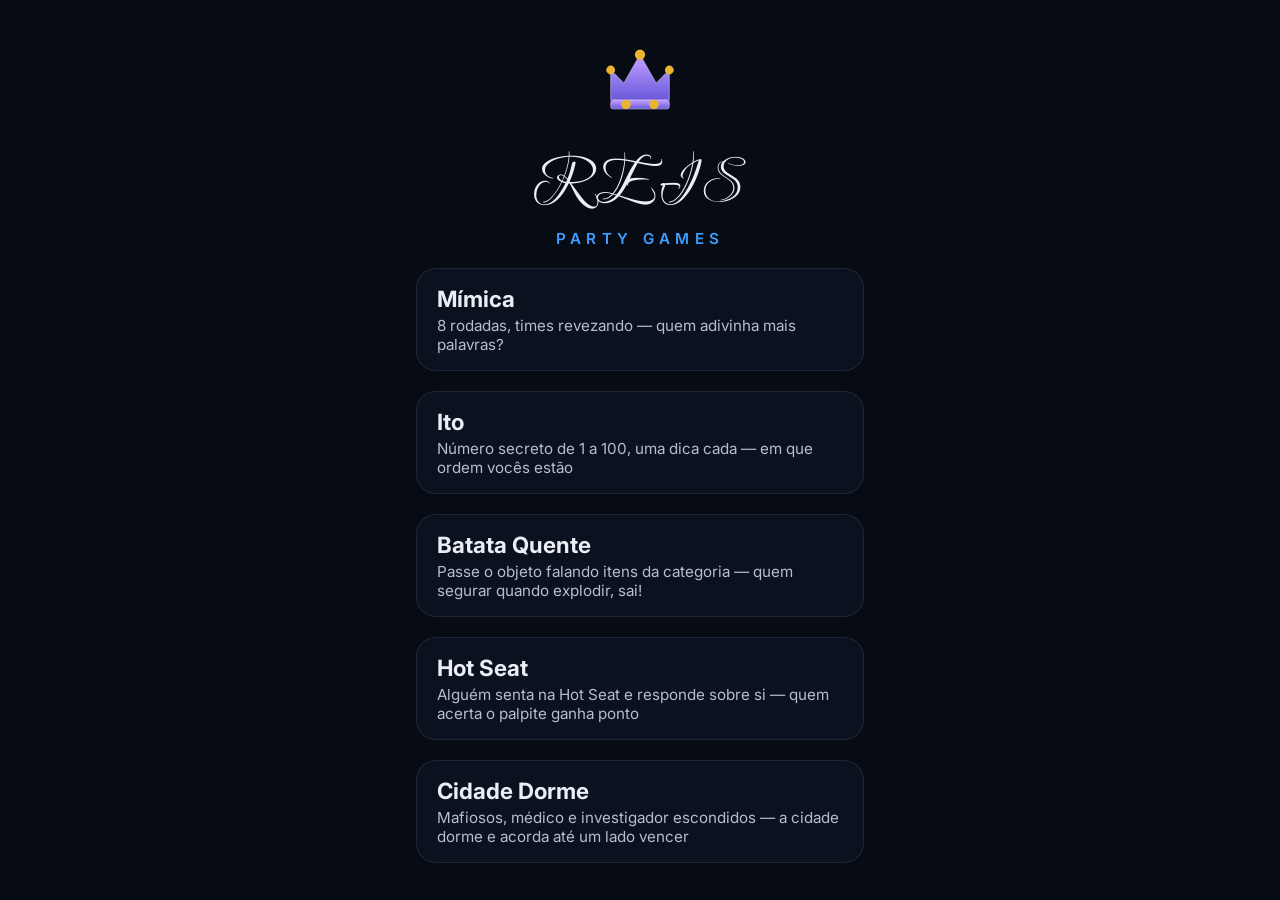
<file: index.html>
<!DOCTYPE html>
<html lang="pt-BR">
<head>
  <meta charset="utf-8">
  <meta name="viewport" content="width=device-width, initial-scale=1">
  <title>Party Games</title>
  <link rel="icon" href="reis-party-games-icon-dark.svg" type="image/svg+xml" media="(prefers-color-scheme: dark)">
  <link rel="icon" href="reis-party-games-icon-light.svg" type="image/svg+xml" media="(prefers-color-scheme: light)">
  <style>
    @import url('https://fonts.googleapis.com/css2?family=Inter:wght@400;500;600;700;800&family=Ruthie&display=swap');
    :root {
      --bg-void: oklch(15% 0.02 260);
      --bg-raised: oklch(18% 0.03 260);
      --bg-inset: oklch(20% 0.02 260);
      --border-hairline: oklch(40% 0.02 260 / 0.4);
      --text-primary: oklch(95% 0.01 260);
      --text-secondary: oklch(80% 0.02 260);
      --text-muted: oklch(70% 0.02 260);
      --blue-400: oklch(70% 0.19 255);
      --radius-lg: 20px;
    }
    * { box-sizing: border-box; }
    body {
      margin: 0; min-height: 100dvh; background: var(--bg-void); color: var(--text-primary);
      font-family: 'Inter', -apple-system, 'Helvetica Neue', Helvetica, Arial, sans-serif;
      display: flex; align-items: center; justify-content: center;
    }
    main { width: 100%; max-width: 480px; padding: 24px 16px; display: flex; flex-direction: column; gap: 20px; }
    .logo { width: 88px; height: 88px; margin: 0 auto; display: block; }
    h1 { margin: 0; text-align: center; }
    h1 .title { display: block; font-family: 'Ruthie', cursive; font-size: 4rem; color: var(--text-primary); font-weight: 400; letter-spacing: .05em; }
    h1 .subtitle { display: block; font-size: .95rem; color: var(--blue-400); font-weight: 600; letter-spacing: .35em; margin-top: 4px; }
    .game {
      display: block; min-height: 72px; padding: 16px 20px; border-radius: var(--radius-lg);
      background: var(--bg-raised); border: 1px solid var(--border-hairline); color: var(--text-primary);
      text-decoration: none; display: flex; flex-direction: column; justify-content: center; gap: 4px;
      transition: filter .2s;
    }
    .game:hover { filter: brightness(1.15); }
    .game strong { font-size: 1.4rem; }
    .game span { font-size: .95rem; color: var(--text-secondary); }
    .game.soon { opacity: .5; pointer-events: none; }
  </style>
</head>
<body>
<main>
  <img class="logo" src="reis-party-games-icon-dark.svg" alt="" width="88" height="88">
  <h1><span class="title">REIS</span><span class="subtitle">PARTY GAMES</span></h1>
  <a class="game" href="mimica/">
    <strong>Mímica</strong>
    <span>8 rodadas, times revezando — quem adivinha mais palavras?</span>
  </a>
  <a class="game" href="ito/">
    <strong>Ito</strong>
    <span>Número secreto de 1 a 100, uma dica cada — em que ordem vocês estão</span>
  </a>
  <a class="game" href="batata-quente/">
    <strong>Batata Quente</strong>
    <span>Passe o objeto falando itens da categoria — quem segurar quando explodir, sai!</span>
  </a>
  <a class="game" href="hot-seat/">
    <strong>Hot Seat</strong>
    <span>Alguém senta na Hot Seat e responde sobre si — quem acerta o palpite ganha ponto</span>
  </a>
  <a class="game" href="cidade-dorme/">
    <strong>Cidade Dorme</strong>
    <span>Mafiosos, médico e investigador escondidos — a cidade dorme e acorda até um lado vencer</span>
  </a>
</main>
</body>
</html>
</file>
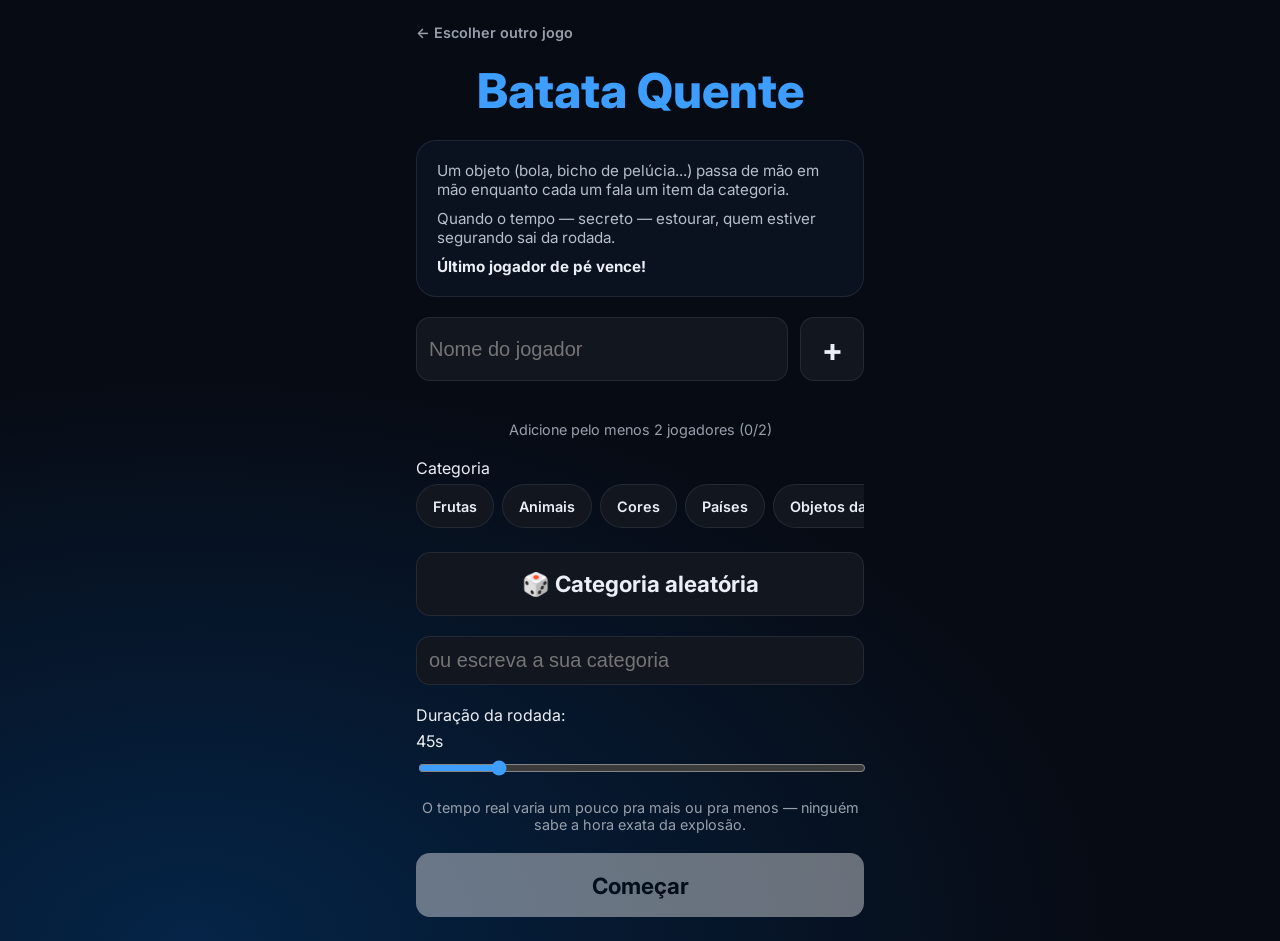
<file: batata-quente/index.html>
<!DOCTYPE html>
<html lang="pt-BR">
<head>
  <meta charset="utf-8">
  <meta name="viewport" content="width=device-width, initial-scale=1">
  <title>Batata Quente</title>
  <link rel="stylesheet" href="style.css">
</head>
<body data-screen="setup">

<div id="confetti" aria-hidden="true"></div>

<section id="setup">
  <a class="backHub" href="../">← Escolher outro jogo</a>
  <h1>Batata Quente</h1>
  <div class="howto">
    <p>Um objeto (bola, bicho de pelúcia...) passa de mão em mão enquanto cada um fala um item da categoria.</p>
    <p>Quando o tempo — secreto — estourar, quem estiver segurando sai da rodada.</p>
    <p><b>Último jogador de pé vence!</b></p>
  </div>

  <div class="row">
    <input id="nameInput" placeholder="Nome do jogador" maxlength="20" autocomplete="off">
    <button id="btnAdd" class="square" aria-label="Adicionar jogador">+</button>
  </div>
  <div id="chips" class="chips"></div>
  <p id="playerCount" class="hint"></p>

  <label>Categoria
    <div id="categoryPicker" class="catChips"></div>
  </label>
  <button id="btnRandomCategory">🎲 Categoria aleatória</button>
  <input id="customCategory" placeholder="ou escreva a sua categoria" maxlength="60" autocomplete="off">

  <label>Duração da rodada: <span id="durationLabel"></span>
    <input id="duration" type="range" min="30" max="120" step="5" value="45">
  </label>
  <p class="hint">O tempo real varia um pouco pra mais ou pra menos — ninguém sabe a hora exata da explosão.</p>

  <button id="btnStart" class="primary" disabled>Começar</button>
</section>

<section id="playing" hidden>
  <div id="bomb" class="bomb">💣</div>
  <p class="hint">Categoria</p>
  <div id="categoryLabel"></div>
</section>

<section id="exploded" hidden>
  <div id="explodedPick">
    <h2>💥 Quem estava segurando?</h2>
    <div id="alivePicker" class="stack"></div>
  </div>
  <div id="explodedConfirm" hidden>
    <h2 id="eliminatedTitle"></h2>
    <p id="aliveCount" class="hint"></p>

    <label>Trocar categoria (opcional)
      <div id="categoryPickerNext" class="catChips"></div>
    </label>
    <button id="btnRandomCategoryNext">🎲 Categoria aleatória</button>
    <input id="customCategoryNext" placeholder="ou escreva outra categoria" maxlength="60" autocomplete="off">

    <button id="btnNextRound" class="primary">Próxima rodada</button>
  </div>
</section>

<section id="gameOver" hidden>
  <h2 id="winnerTitle"></h2>
  <button id="btnAgain" class="primary">Jogar de novo</button>
</section>

<button id="btnHome" hidden>✕ Cancelar jogo</button>

<script src="categorias.js"></script>
<script src="game.js"></script>
<script src="app.js"></script>
</body>
</html>
</file>
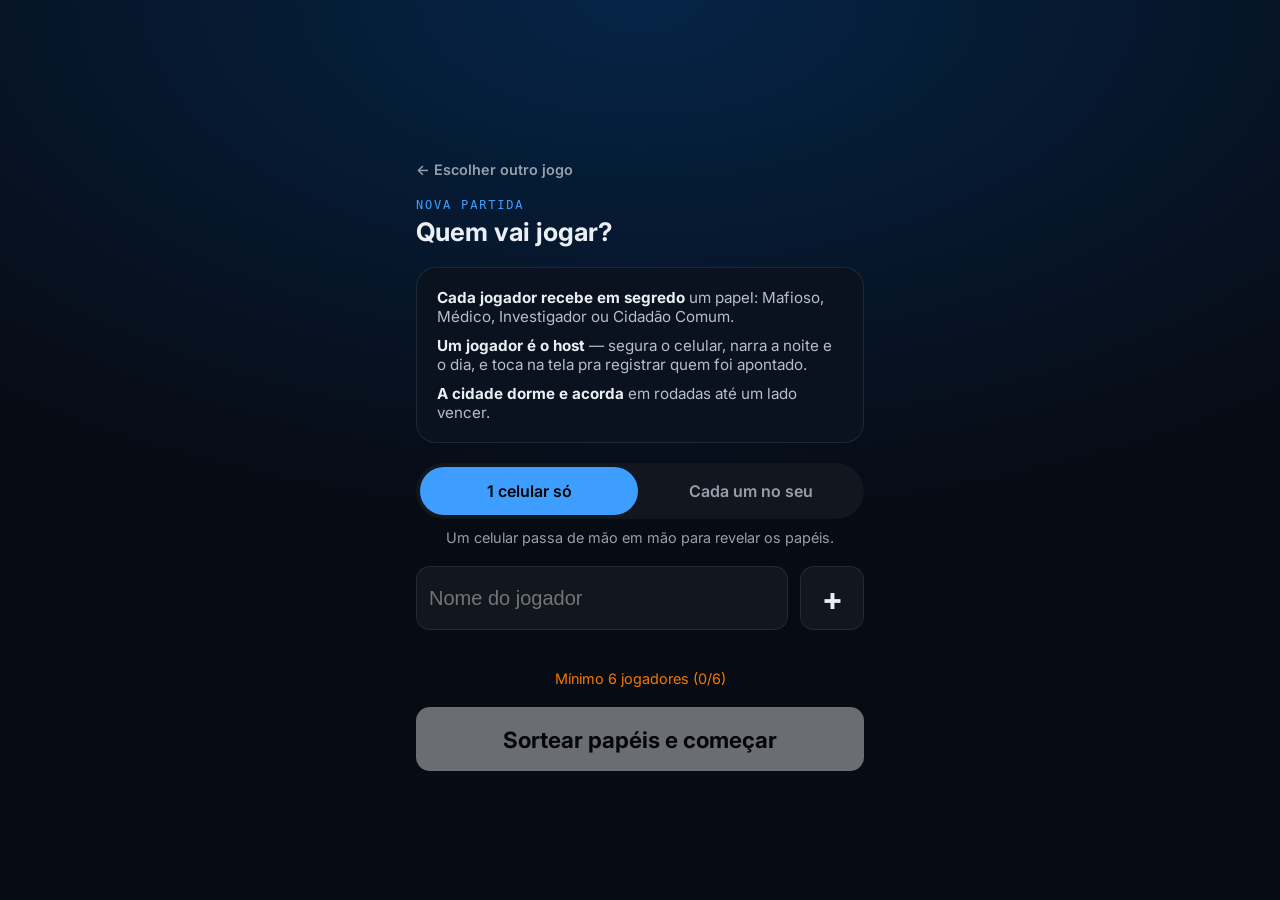
<file: cidade-dorme/index.html>
<!DOCTYPE html>
<html lang="pt-BR">
<head>
  <meta charset="utf-8">
  <meta name="viewport" content="width=device-width, initial-scale=1">
  <title>Cidade Dorme</title>
  <link rel="stylesheet" href="style.css">
</head>
<body data-screen="setup">

<section id="setup">
  <a class="backHub" href="../">← Escolher outro jogo</a>
  <div class="head">
    <p class="eyebrow blue">Nova partida</p>
    <h2>Quem vai jogar?</h2>
  </div>
  <div class="howto">
    <p><b>Cada jogador recebe em segredo</b> um papel: Mafioso, Médico, Investigador ou Cidadão Comum.</p>
    <p><b>Um jogador é o host</b> — segura o celular, narra a noite e o dia, e toca na tela pra registrar quem foi apontado.</p>
    <p><b>A cidade dorme e acorda</b> em rodadas até um lado vencer.</p>
  </div>
  <div class="toggle">
    <button type="button" data-mode="local">1 celular só</button>
    <button type="button" data-mode="qr">Cada um no seu</button>
  </div>
  <p id="modeHint" class="hint"></p>
  <div class="row">
    <input id="nameInput" placeholder="Nome do jogador" maxlength="20" autocomplete="off">
    <button id="btnAdd" class="square" aria-label="Adicionar jogador">+</button>
  </div>
  <div id="chips" class="chips"></div>
  <p id="playerCount" class="hint"></p>
  <button id="btnStart" class="primary" disabled>Sortear papéis e começar</button>
</section>

<section id="reveal" hidden>
  <div id="progressSeg"></div>
  <div id="revealLocked" class="center">
    <div id="revealAvatar" class="avatar big"></div>
    <div>
      <p>Passe o celular para</p>
      <h2 id="revealName"></h2>
    </div>
    <button id="btnShow" class="primary">Toque para ver seu papel</button>
    <p class="hint">Confira se ninguém está olhando de lado 👀</p>
  </div>
  <div id="revealOpen" class="center" hidden>
    <div id="revealCard"></div>
    <button id="btnHide" class="primary green">Memorizei, esconder e passar</button>
  </div>
</section>

<section id="share" hidden>
  <div class="head">
    <p class="eyebrow blue">Revelação de papéis</p>
    <h2>Escaneiem o QR code</h2>
  </div>
  <div id="qr"></div>
  <p>Cada um aponta a câmera do celular, abre o link e toca no próprio nome.</p>
  <p id="fileWarn" class="hint warn" hidden>Abra o site pelo link publicado para o QR funcionar — em arquivo local ninguém consegue abrir.</p>
  <button id="btnShare">Compartilhar link</button>
  <button id="btnAllSeen" class="primary green">Todos viram, continuar</button>
</section>

<section id="guest" hidden>
  <div id="guestWho">
    <h2>Quem é você?</h2>
    <div id="guestNames" class="stack"></div>
  </div>
  <div id="guestConfirm" class="center" hidden>
    <h2 id="guestAsk"></h2>
    <button id="btnMe" class="primary">Sou eu, mostrar papel</button>
    <button id="btnNotMe">Não, voltar</button>
  </div>
  <div id="guestOpen" class="center" hidden>
    <div id="guestCard"></div>
  </div>
</section>

<section id="night" hidden>
  <div class="head">
    <p class="eyebrow purple">Noite <span id="nightNum"></span></p>
  </div>
  <p id="nightScript" class="script"></p>
  <div id="nightGrid" class="grid"></div>
  <div id="nightResultCard" class="hint result" hidden>
    <p id="nightResultText"></p>
    <button id="btnFinishNight" class="primary">Investigador dormiu, continuar</button>
  </div>
</section>

<section id="nightResult" hidden>
  <div class="head">
    <p class="eyebrow purple">Amanhece</p>
  </div>
  <p class="script">O sol nasce e a cidade acorda...</p>
  <div id="nightResultInfo"></div>
  <button id="btnToDay" class="primary">Continuar</button>
</section>

<section id="day" hidden>
  <div class="head">
    <p class="eyebrow orange">Dia</p>
    <h2>Discussão</h2>
  </div>
  <p class="script">É hora de discutir. Quem vocês acham que é da Máfia?</p>
  <div id="dayGrid" class="grid"></div>
  <button id="btnNoOne">Ninguém foi expulso</button>
</section>

<section id="dayResult" hidden>
  <div class="head">
    <p class="eyebrow orange">Resultado da votação</p>
  </div>
  <div id="dayResultInfo"></div>
  <button id="btnNextNight" class="primary">Próxima noite</button>
</section>

<section id="gameOver" hidden>
  <div id="gameOverCard" class="card">
    <h2 id="gameOverTitle"></h2>
  </div>
  <div id="gameOverList"></div>
  <button id="btnPlayAgain" class="primary">Jogar de novo</button>
</section>

<script src="vendor/qrcode.js"></script>
<script src="game.js"></script>
<script src="app.js"></script>
</body>
</html>
</file>
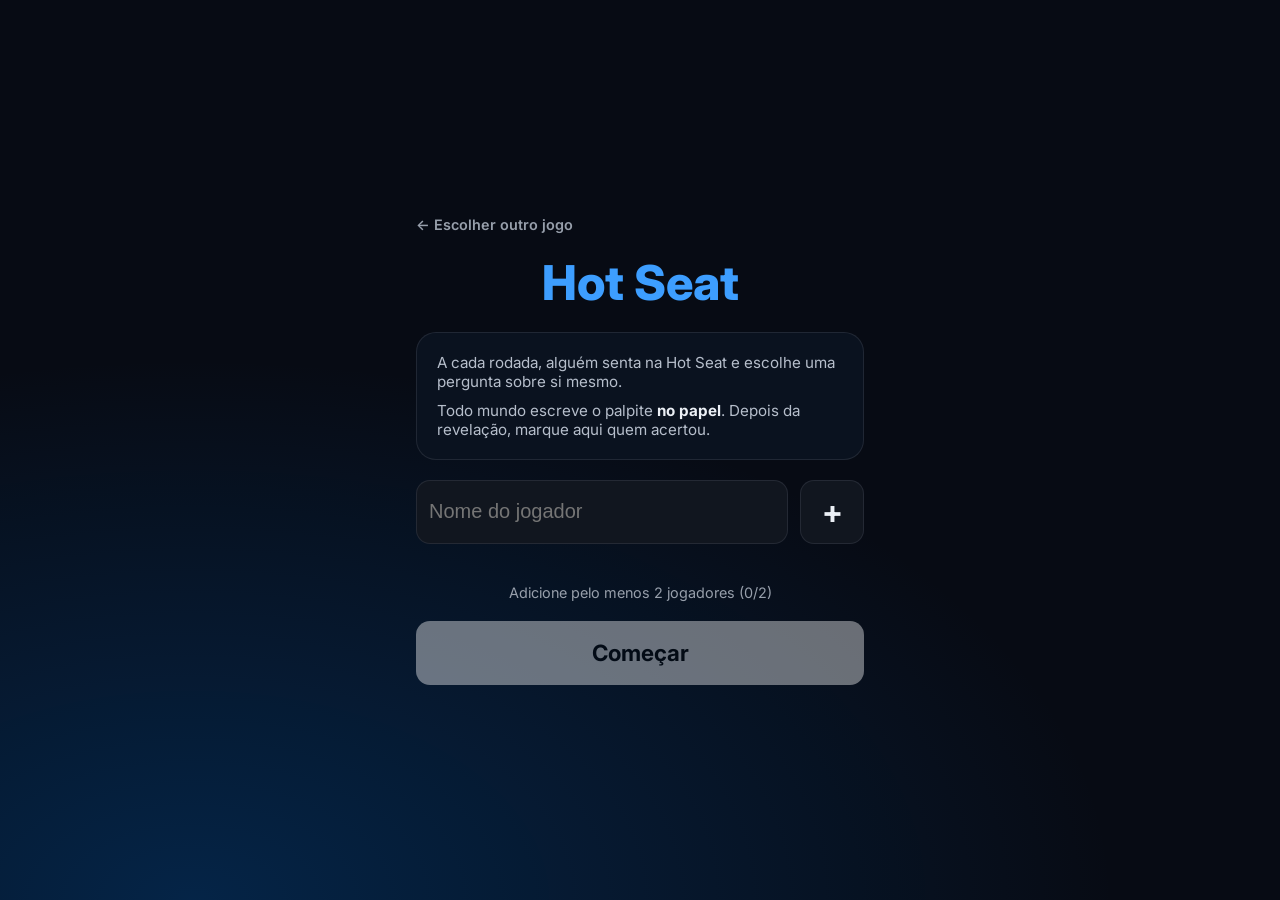
<file: hot-seat/index.html>
<!DOCTYPE html>
<html lang="pt-BR">
<head>
  <meta charset="utf-8">
  <meta name="viewport" content="width=device-width, initial-scale=1">
  <title>Hot Seat</title>
  <link rel="stylesheet" href="style.css">
</head>
<body data-screen="setup">

<section id="setup">
  <a class="backHub" href="../">← Escolher outro jogo</a>
  <h1>Hot Seat</h1>
  <div class="howto">
    <p>A cada rodada, alguém senta na Hot Seat e escolhe uma pergunta sobre si mesmo.</p>
    <p>Todo mundo escreve o palpite <b>no papel</b>. Depois da revelação, marque aqui quem acertou.</p>
  </div>

  <div class="row">
    <input id="nameInput" placeholder="Nome do jogador" maxlength="20" autocomplete="off">
    <button id="btnAdd" class="square" aria-label="Adicionar jogador">+</button>
  </div>
  <div id="chips" class="chips"></div>
  <p id="playerCount" class="hint"></p>

  <button id="btnStart" class="primary" disabled>Começar</button>
</section>

<section id="roundStart" hidden>
  <p class="hint" id="roundLabel"></p>
  <h2 id="hotSeatLabel"></h2>
  <p class="hint">Escolha o tema das perguntas dessa rodada:</p>
  <div class="stack">
    <button type="button" class="cat" data-cat="leves">Leves</button>
    <button type="button" class="cat" data-cat="engracadas">Engraçadas</button>
    <button type="button" class="cat" data-cat="bizarras">Bizarras</button>
    <button type="button" class="cat" data-cat="desafiadoras">Desafiadoras</button>
  </div>
</section>

<section id="questionPick" hidden>
  <h2 id="questionPickLabel"></h2>
  <p class="hint">Escolha uma pergunta pra responder:</p>
  <div id="questionChoices" class="stack"></div>
</section>

<section id="scoring" hidden>
  <p class="hint">Pergunta</p>
  <h2 id="scoringQuestion"></h2>
  <p class="hint">Todo mundo já escreveu o palpite no papel? Depois da revelação, toque em quem acertou:</p>
  <div id="scoringPlayers" class="stack"></div>
  <button id="btnConfirm" class="primary">Confirmar rodada</button>
</section>

<section id="roundEnd" hidden>
  <h2 id="roundSummary"></h2>
  <div id="scoreboard" class="stack"></div>
  <button id="btnNextRound" class="primary">Próxima rodada</button>
</section>

<section id="gameOver" hidden>
  <h2>Fim de jogo!</h2>
  <div id="ranking" class="stack"></div>
  <button id="btnAgain" class="primary">Jogar de novo</button>
</section>

<script src="questions.js"></script>
<script src="game.js"></script>
<script src="app.js"></script>
</body>
</html>
</file>
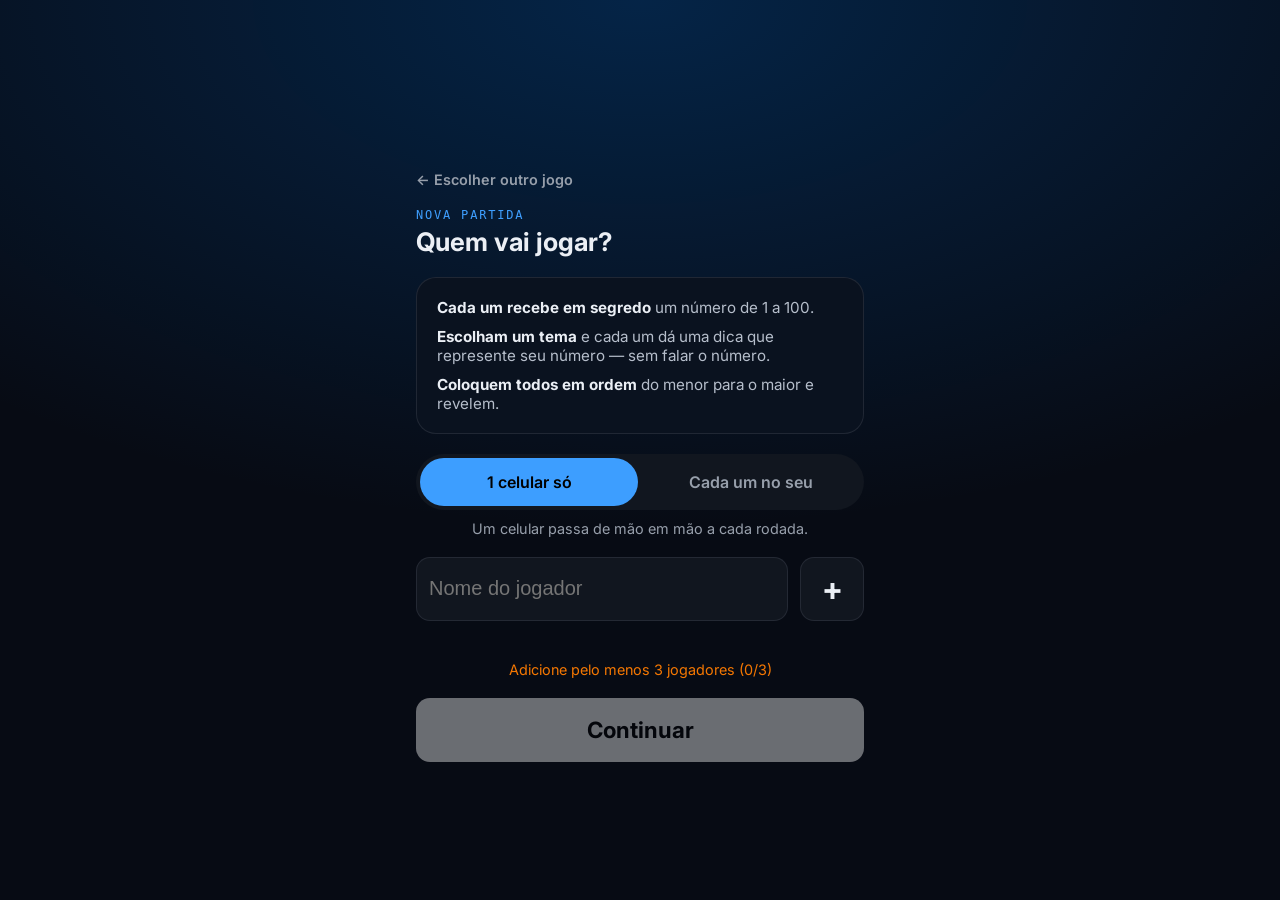
<file: ito/index.html>
<!DOCTYPE html>
<html lang="pt-BR">
<head>
  <meta charset="utf-8">
  <meta name="viewport" content="width=device-width, initial-scale=1">
  <title>Ito</title>
  <link rel="stylesheet" href="style.css">
</head>
<body data-screen="setup">

<section id="setup">
  <a class="backHub" href="../">← Escolher outro jogo</a>
  <div class="head">
    <p class="eyebrow blue">Nova partida</p>
    <h2>Quem vai jogar?</h2>
  </div>
  <div class="howto">
    <p><b>Cada um recebe em segredo</b> um número de 1 a 100.</p>
    <p><b>Escolham um tema</b> e cada um dá uma dica que represente seu número — sem falar o número.</p>
    <p><b>Coloquem todos em ordem</b> do menor para o maior e revelem.</p>
  </div>
  <div class="toggle">
    <button type="button" data-mode="local">1 celular só</button>
    <button type="button" data-mode="qr">Cada um no seu</button>
  </div>
  <p id="modeHint" class="hint"></p>
  <div class="row">
    <input id="nameInput" placeholder="Nome do jogador" maxlength="20" autocomplete="off">
    <button id="btnAdd" class="square" aria-label="Adicionar jogador">+</button>
  </div>
  <div id="chips" class="chips"></div>
  <p id="playerCount" class="hint"></p>
  <button id="btnStart" class="primary" disabled>Continuar</button>
</section>

<section id="theme" hidden>
  <div class="head">
    <p class="eyebrow purple">Passo 2</p>
    <h2>Escolham um tema</h2>
  </div>
  <div id="catChips" class="catChips"></div>
  <div id="themeList" class="themeList"></div>
  <button id="btnRandom">🎲 Tema aleatório</button>
  <input id="customTheme" placeholder="ou escreva o seu tema" maxlength="60" autocomplete="off">
  <button id="btnRound" class="primary purple" disabled>Começar rodada</button>
</section>

<section id="reveal" hidden>
  <div id="progressSeg"></div>
  <p class="themeLine">TEMA · <span id="revealTheme"></span></p>
  <div id="revealLocked" class="center">
    <div id="revealAvatar" class="avatar big"></div>
    <div>
      <p>Passe o celular para</p>
      <h2 id="revealName"></h2>
    </div>
    <button id="btnShow" class="primary">Toque para ver seu número</button>
    <p class="hint">Confira se ninguém está olhando de lado 👀</p>
  </div>
  <div id="revealOpen" class="center" hidden>
    <p id="revealWho"></p>
    <div id="secret" class="secret"></div>
    <div class="extremes"><span id="revealLow"></span><span id="revealHigh"></span></div>
    <button id="btnHide" class="primary green">Memorizei, esconder e passar</button>
  </div>
</section>

<section id="share" hidden>
  <div class="head">
    <p class="eyebrow blue">Passo 3</p>
    <h2>Escaneiem o QR code</h2>
  </div>
  <p class="themeLine">TEMA · <span id="shareTheme"></span></p>
  <div id="qr"></div>
  <p>Cada um aponta a câmera do celular, abre o link e toca no próprio nome.</p>
  <p id="fileWarn" class="hint warn" hidden>Abra o site pelo link publicado para o QR funcionar — em arquivo local ninguém consegue abrir.</p>
  <button id="btnShare">Compartilhar link</button>
  <button id="btnHostPlay">Também jogo: ver meu número</button>
  <button id="btnAllSeen" class="primary green">Todos viram, continuar</button>
</section>

<section id="guest" hidden>
  <div class="card purple">
    <h2 id="guestTheme"></h2>
    <div class="extremes"><span id="guestLow"></span><span id="guestHigh"></span></div>
  </div>
  <div id="guestWho">
    <h2>Quem é você?</h2>
    <div id="guestNames" class="stack"></div>
  </div>
  <div id="guestConfirm" class="center" hidden>
    <h2 id="guestAsk"></h2>
    <button id="btnMe" class="primary">Sou eu, mostrar número</button>
    <button id="btnNotMe">Não, voltar</button>
  </div>
  <div id="guestOpen" class="center" hidden>
    <p id="guestName"></p>
    <div id="guestSecret" class="secret"></div>
    <button id="btnGuestToggle" class="primary"></button>
  </div>
</section>

<section id="discuss" hidden>
  <div class="head">
    <p class="eyebrow purple">Passo 3</p>
    <h2>Hora da dica</h2>
    <p id="discussSub" class="hint"></p>
  </div>
  <div class="card purple">
    <h2 id="discussTheme"></h2>
    <div class="extremes"><span id="discussLow"></span><span id="discussHigh"></span></div>
  </div>
  <p>Cada jogador diz em voz alta uma dica dentro do tema, sem falar números. Ouçam todos e discutam quem parece ter o menor e o maior número.</p>
  <div id="discussChips" class="chips"></div>
  <button id="btnArrange" class="primary purple">Organizar ordem →</button>
</section>

<section id="arrange" hidden>
  <div class="head">
    <p class="eyebrow green">Passo 4</p>
    <h2>Organizem a ordem</h2>
    <p class="hint">Arrastem os nomes: menor número no topo, maior embaixo.</p>
  </div>
  <div id="queue" class="queue"></div>
  <button id="btnSubmit" class="primary green">Revelar ordem</button>
</section>

<section id="result" hidden>
  <div id="resultCard" class="card">
    <h2 id="resultTitle"></h2>
    <p id="resultSub"></p>
  </div>
  <div id="resultList"></div>
  <button id="btnNewRound" class="primary">Novo tema</button>
  <button id="btnNewGame" class="link">Nova partida (trocar jogadores)</button>
</section>

<button id="btnHome" hidden>✕ Cancelar jogo</button>

<script src="vendor/qrcode.js"></script>
<script src="themes.js"></script>
<script src="game.js"></script>
<script src="app.js"></script>
</body>
</html>
</file>
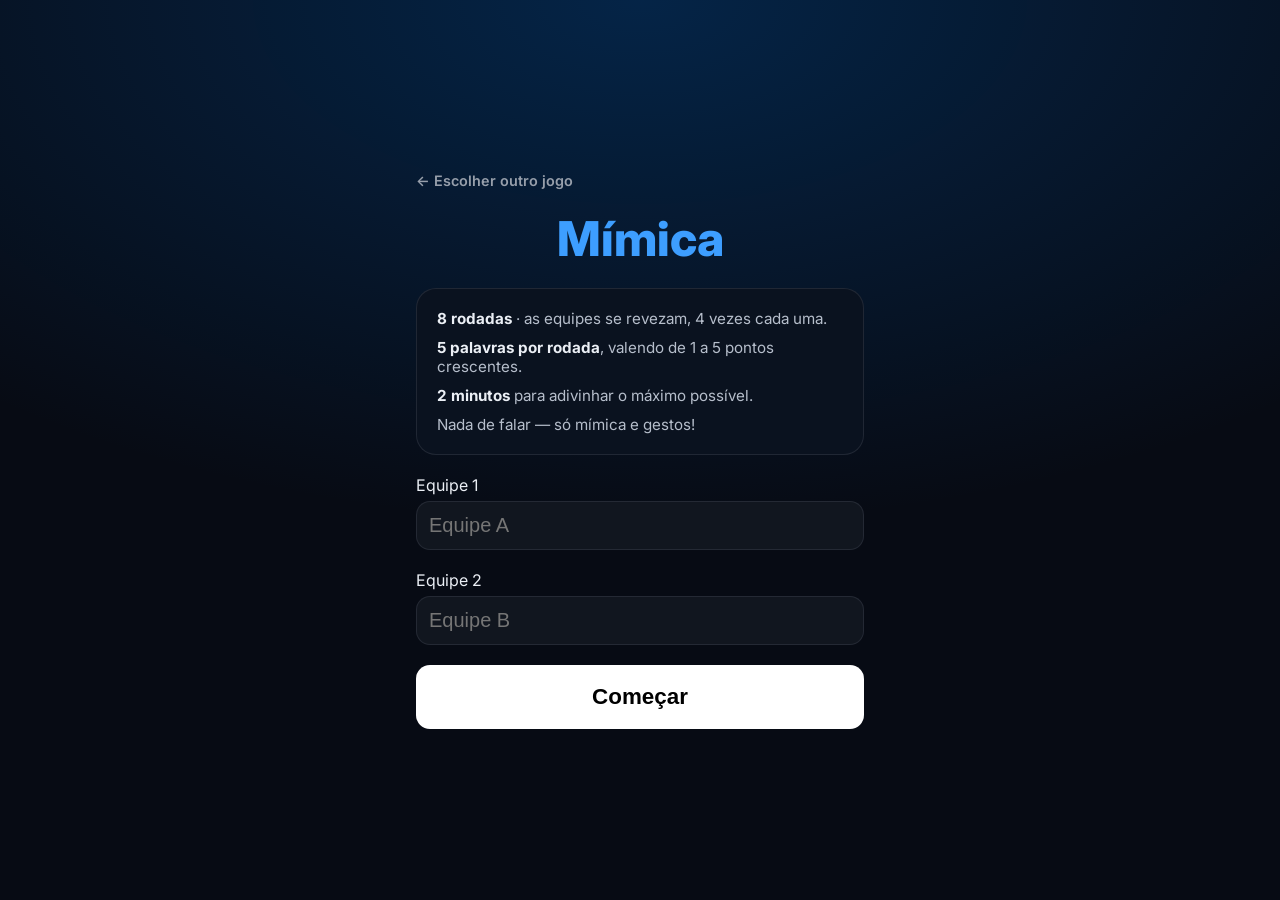
<file: mimica/index.html>
<!DOCTYPE html>
<html lang="pt-BR">
<head>
  <meta charset="utf-8">
  <meta name="viewport" content="width=device-width, initial-scale=1">
  <title>Mímica</title>
  <link rel="stylesheet" href="style.css">
</head>
<body data-screen="setup">

<section id="setup">
  <a class="backHub" href="../">← Escolher outro jogo</a>
  <h1>Mímica</h1>
  <div class="howto">
    <p><b>8 rodadas</b> · as equipes se revezam, 4 vezes cada uma.</p>
    <p><b>5 palavras por rodada</b>, valendo de 1 a 5 pontos crescentes.</p>
    <p><b>2 minutos</b> para adivinhar o máximo possível.</p>
    <p>Nada de falar — só mímica e gestos!</p>
  </div>
  <label>Equipe 1 <input id="nameA" placeholder="Equipe A" maxlength="20"></label>
  <label>Equipe 2 <input id="nameB" placeholder="Equipe B" maxlength="20"></label>
  <button id="btnStart" class="primary">Começar</button>
</section>

<section id="handoff" hidden>
  <p class="score"><span id="handoffScoreA" class="a"></span> × <span id="handoffScoreB" class="b"></span></p>
  <h2 id="handoffTitle"></h2>
  <p id="handoffText"></p>
  <button id="btnRound" class="primary">Iniciar rodada</button>
</section>

<section id="playing" hidden>
  <div id="timer">2:00</div>
  <div id="progress"><div id="progressFill"></div></div>
  <p id="wordLabel"></p>
  <div id="word"></div>
  <p id="roundScore"></p>
  <div class="row">
    <button id="btnSkip">Pular</button>
    <button id="btnHit" class="primary">Acertou</button>
  </div>
</section>

<section id="roundEnd" hidden>
  <h2 id="roundEndTitle"></h2>
  <p class="score"><span id="roundEndScoreA" class="a"></span> × <span id="roundEndScoreB" class="b"></span></p>
  <button id="btnNext" class="primary">Próxima rodada</button>
</section>

<section id="gameOver" hidden>
  <h2 id="winnerTitle"></h2>
  <p class="score"><span id="finalScoreA" class="a"></span> × <span id="finalScoreB" class="b"></span></p>
  <button id="btnAgain" class="primary">Jogar de novo</button>
</section>

<button id="btnHome" hidden>✕ Cancelar jogo</button>

<script src="words.js"></script>
<script src="game.js"></script>
<script src="app.js"></script>
</body>
</html>
</file>
<file: batata-quente/style.css>
@import url('https://fonts.googleapis.com/css2?family=Inter:wght@400;500;600;700;800&display=swap');

:root {
  --bg-void: oklch(15% 0.02 260);
  --bg-raised: oklch(18% 0.03 260);
  --bg-inset: oklch(20% 0.02 260);
  --border-hairline: oklch(40% 0.02 260 / 0.4);
  --text-primary: oklch(95% 0.01 260);
  --text-secondary: oklch(80% 0.02 260);
  --text-muted: oklch(70% 0.02 260);
  --blue-400: oklch(70% 0.19 255);
  --purple-400: oklch(70% 0.19 300);
  --green-500: oklch(70% 0.16 150);
  --red-400: oklch(65% 0.2 25);
  --orange-400: oklch(70% 0.19 55);
  --radius-md: 14px;
  --radius-lg: 20px;
}
* { box-sizing: border-box; }
body {
  margin: 0; min-height: 100dvh; background: var(--bg-void); color: var(--text-primary);
  font-family: 'Inter', -apple-system, 'Helvetica Neue', Helvetica, Arial, sans-serif;
  display: flex; align-items: center; justify-content: center; text-align: center;
  transition: background-color .1s;
}
section { width: 100%; max-width: 480px; padding: 24px 16px; display: flex; flex-direction: column; gap: 20px; }
section[hidden] { display: none; }
h1 { font-size: 3rem; margin: 0; color: var(--blue-400); font-weight: 800; }
h2 { font-size: 1.6rem; margin: 0; font-weight: 700; }
p { margin: 0; font-size: 1.1rem; color: var(--text-secondary); }
label { display: flex; flex-direction: column; gap: 6px; text-align: left; }
.hint { font-size: .9rem; color: var(--text-muted); }
input {
  font-size: 1.25rem; padding: 12px; border-radius: var(--radius-md); width: 100%; min-width: 0;
  border: 1px solid var(--border-hairline); background: var(--bg-inset); color: var(--text-primary);
}
input[type="range"] { padding: 0; accent-color: var(--blue-400); }
input:focus, button:focus-visible { outline: 2px solid var(--blue-400); outline-offset: 2px; }
button {
  min-height: 64px; font-size: 1.4rem; font-weight: 700; border-radius: var(--radius-md); font-family: inherit;
  background: var(--bg-inset); border: 1px solid var(--border-hairline); color: var(--text-primary);
  cursor: pointer; flex: 1; transition: filter .2s, transform .1s;
}
button.primary { background: #fff; color: #000; border-color: transparent; }
button.square { flex: 0 0 64px; font-size: 2rem; }
button:hover { filter: brightness(1.15); }
button.primary:hover { filter: brightness(.9); }
button:active { transform: scale(.97); }
button:disabled { opacity: .4; cursor: default; filter: none; transform: none; }
.row { display: flex; gap: 12px; }
.stack { display: flex; flex-direction: column; gap: 10px; }
.stack button { text-align: left; padding: 0 16px; }

.howto {
  background: var(--bg-raised); border: 1px solid var(--border-hairline); border-radius: var(--radius-lg);
  padding: 20px; text-align: left; display: flex; flex-direction: column; gap: 10px;
}
.howto p { font-size: .95rem; }
.howto p b { color: var(--text-primary); }

/* chips de jogadores */
.chips { display: flex; flex-wrap: wrap; gap: 10px; justify-content: center; }
.chip {
  display: inline-flex; align-items: center; gap: 8px; padding: 5px 12px 5px 14px; border-radius: 999px;
  background: var(--bg-raised); border: 1px solid var(--border-hairline); font-size: 1rem;
}
.chip .x { flex: 0; min-height: 0; padding: 4px 6px; font-size: .8rem; background: none; border: none; color: var(--text-muted); }

/* categorias */
.catChips { display: flex; gap: 8px; overflow-x: auto; padding-bottom: 4px; scrollbar-width: none; }
.catChips::-webkit-scrollbar { display: none; }
.catChips .cat { flex: 0 0 auto; min-height: 44px; padding: 0 16px; font-size: .9rem; font-weight: 600; border-radius: 999px; white-space: nowrap; }
.catChips .cat.sel { background: var(--blue-400); color: #000; border-color: transparent; }

/* bomba pulsando, escondendo o tempo de propósito */
.bomb {
  font-size: 6rem; line-height: 1; animation: bomb-pulse 1s ease-in-out infinite;
}
@keyframes bomb-pulse {
  0%, 100% { transform: scale(1); }
  50% { transform: scale(1.15); }
}
#categoryLabel { font-size: clamp(1.8rem, 8vw, 2.8rem); font-weight: 800; color: var(--blue-400); }

/* gradiente radial de fundo por tela, cor casando com o estado (ver docs/PLANO.md) */
body[data-screen="setup"] { background: radial-gradient(120% 100% at 15% 100%, oklch(45% 0.15 255 / .35), transparent 60%), var(--bg-void); }
body[data-screen="playing"] { background: radial-gradient(120% 90% at 50% 100%, oklch(45% 0.16 55 / .4), transparent 65%), var(--bg-void); }
body[data-screen="exploded"] { background: radial-gradient(100% 80% at 50% 30%, oklch(45% 0.19 25 / .55), transparent 70%), var(--bg-void); }
body[data-screen="gameOver"] { background: radial-gradient(120% 90% at 50% 0%, oklch(45% 0.15 150 / .4), transparent 65%), var(--bg-void); }

/* flash de explosão, por cima do gradiente da tela "exploded" */
body.boom { background-color: var(--red-400); animation: boom-flash .3s steps(1) 4; }
@keyframes boom-flash {
  0%, 100% { background-color: var(--red-400); }
  50% { background-color: var(--bg-void); }
}

#winnerTitle { color: var(--green-500); }

#confetti { position: fixed; inset: 0; overflow: hidden; pointer-events: none; z-index: -1; }
#confetti span { position: absolute; top: 100%; font-size: 2rem; animation: confetti-float linear infinite; }
@keyframes confetti-float {
  to { transform: translateY(-120vh) rotate(360deg); }
}

#btnHome {
  position: fixed; top: 12px; left: 12px; min-height: 0; flex: 0; padding: 8px 12px;
  font-size: .9rem; font-weight: 600; background: transparent; border: none; color: var(--text-primary); opacity: .6;
}
.backHub { align-self: flex-start; font-size: .9rem; font-weight: 600; color: var(--text-muted); text-decoration: none; }
.backHub:hover { color: var(--text-primary); }
</file>
<file: cidade-dorme/style.css>
@import url('https://fonts.googleapis.com/css2?family=Inter:wght@400;500;600;700;800&display=swap');

:root {
  --bg-void: oklch(15% 0.02 260);
  --bg-raised: oklch(18% 0.03 260);
  --bg-inset: oklch(20% 0.02 260);
  --border-hairline: oklch(40% 0.02 260 / 0.4);
  --text-primary: oklch(95% 0.01 260);
  --text-secondary: oklch(80% 0.02 260);
  --text-muted: oklch(70% 0.02 260);
  --blue-300: oklch(75% 0.19 255);
  --blue-400: oklch(70% 0.19 255);
  --blue-glow: oklch(55% 0.19 255 / 0.35);
  --purple-400: oklch(70% 0.19 300);
  --green-500: oklch(70% 0.16 150);
  --red-400: oklch(65% 0.2 25);
  --orange-400: oklch(70% 0.19 55);
  --radius-md: 14px;
  --radius-lg: 20px;
  --mono: ui-monospace, 'SF Mono', Menlo, Consolas, monospace;
}
* { box-sizing: border-box; }
body {
  margin: 0; min-height: 100dvh; background: var(--bg-void); color: var(--text-primary);
  font-family: 'Inter', -apple-system, 'Helvetica Neue', Helvetica, Arial, sans-serif;
  display: flex; justify-content: center; text-align: center;
}
/* margin auto centraliza quando sobra espaço e não recorta o topo quando a tela é mais alta que a janela */
section { width: 100%; max-width: 480px; margin: auto 0; padding: 56px 16px 24px; display: flex; flex-direction: column; gap: 20px; }
section[hidden] { display: none; }
h2 { font-size: 1.6rem; margin: 0; font-weight: 700; }
p { margin: 0; font-size: 1.1rem; color: var(--text-secondary); }
.head { text-align: left; display: flex; flex-direction: column; gap: 4px; }
.eyebrow { font-family: var(--mono); font-size: .75rem; letter-spacing: .15em; text-transform: uppercase; }
.eyebrow.blue { color: var(--blue-400); }
.eyebrow.purple { color: var(--purple-400); }
.eyebrow.orange { color: var(--orange-400); }
.hint { font-size: .9rem; color: var(--text-muted); }
.hint.warn { color: var(--orange-400); }
.center { display: flex; flex-direction: column; align-items: center; gap: 20px; flex: 1; justify-content: center; }
.center[hidden] { display: none; }
input {
  font-size: 1.25rem; padding: 12px; border-radius: var(--radius-md); min-width: 0; width: 100%;
  border: 1px solid var(--border-hairline); background: var(--bg-inset); color: var(--text-primary);
}
input:focus, button:focus-visible { outline: 2px solid var(--blue-400); outline-offset: 2px; }
button {
  min-height: 64px; font-size: 1.4rem; font-weight: 700; border-radius: var(--radius-md); font-family: inherit;
  background: var(--bg-inset); border: 1px solid var(--border-hairline); color: var(--text-primary);
  cursor: pointer; flex: 1; transition: filter .2s, transform .1s;
}
button.primary { background: #fff; color: #000; border-color: transparent; }
button.primary.green { background: var(--green-500); }
button.primary.purple { background: var(--purple-400); }
button.square { flex: 0 0 64px; font-size: 2rem; }
button:hover { filter: brightness(1.15); }
button.primary:hover { filter: brightness(.9); }
button:active { transform: scale(.97); }
button:disabled { opacity: .4; cursor: default; filter: none; transform: none; }
.row { display: flex; gap: 12px; }
.stack { display: flex; flex-direction: column; gap: 10px; }
.stack button { display: flex; align-items: center; gap: 12px; padding: 0 16px; text-align: left; font-size: 1.2rem; }

.howto {
  background: var(--bg-raised); border: 1px solid var(--border-hairline); border-radius: var(--radius-lg);
  padding: 20px; text-align: left; display: flex; flex-direction: column; gap: 10px;
}
.howto p { font-size: .95rem; }
.howto p b { color: var(--text-primary); }

/* toggle pill */
.toggle { display: flex; gap: 4px; background: var(--bg-inset); padding: 4px; border-radius: 999px; }
.toggle button { min-height: 48px; font-size: 1rem; font-weight: 600; border: none; background: transparent; border-radius: 999px; color: var(--text-muted); }
.toggle button.sel { background: var(--blue-400); color: #000; }
.toggle + .hint { margin-top: -10px; }

/* avatar + chips */
.avatar {
  display: inline-flex; align-items: center; justify-content: center; flex-shrink: 0;
  width: 28px; height: 28px; border-radius: 50%; font-size: .7rem; font-weight: 800; color: #000;
}
.avatar[data-c="0"] { background: var(--blue-400); }
.avatar[data-c="1"] { background: var(--purple-400); }
.avatar[data-c="2"] { background: var(--green-500); }
.avatar.big { width: 72px; height: 72px; font-size: 1.6rem; }
.chips { display: flex; flex-wrap: wrap; gap: 10px; justify-content: center; }
.chip {
  display: inline-flex; align-items: center; gap: 8px; padding: 5px 12px 5px 5px; border-radius: 999px;
  background: var(--bg-raised); border: 1px solid var(--border-hairline); font-size: 1rem;
}
.chip .x { flex: 0; min-height: 0; padding: 4px 6px; font-size: .8rem; background: none; border: none; color: var(--text-muted); }

/* reveal */
#progressSeg { display: flex; gap: 5px; }
#progressSeg i { flex: 1; height: 5px; border-radius: 3px; background: var(--bg-inset); }
#progressSeg i.done { background: var(--blue-400); }

/* cards */
.card { padding: 20px; border-radius: var(--radius-lg); border: 1px solid var(--border-hairline); background: var(--bg-raised); display: flex; flex-direction: column; gap: 10px; }
.card.ok { background: oklch(25% 0.06 150); border-color: var(--green-500); }
.card.ok h2 { color: var(--green-500); }
.card.bad { background: oklch(25% 0.06 25); border-color: var(--red-400); }
.card.bad h2 { color: var(--red-400); }

/* card de papel (reveal local + convidado), cor de fundo por papel via data-role */
.roleCard {
  padding: 32px 20px; border-radius: var(--radius-lg); border: 1px solid var(--border-hairline);
  background: var(--bg-raised); display: flex; flex-direction: column; align-items: center; gap: 12px; text-align: center;
}
.roleCard p { color: var(--text-primary); }
.roleCard .roleEmoji { font-size: 4rem; line-height: 1; }
.roleCard[data-role="mafioso"] { background: linear-gradient(180deg, oklch(28% 0.08 25), oklch(17% 0.05 25)); border-color: var(--red-400); }
.roleCard[data-role="mafioso"] h2 { color: var(--red-400); }
.roleCard[data-role="medico"] { background: linear-gradient(180deg, oklch(28% 0.07 150), oklch(17% 0.05 150)); border-color: var(--green-500); }
.roleCard[data-role="medico"] h2 { color: var(--green-500); }
.roleCard[data-role="investigador"] { background: linear-gradient(180deg, oklch(28% 0.07 300), oklch(17% 0.05 300)); border-color: var(--purple-400); }
.roleCard[data-role="investigador"] h2 { color: var(--purple-400); }
.roleCard[data-role="cidadao"] { background: var(--bg-raised); border-color: var(--border-hairline); }

/* roteiro pro host ler em voz alta */
.script {
  font-style: italic; background: var(--bg-raised); border: 1px solid var(--border-hairline);
  border-radius: var(--radius-md); padding: 16px; text-align: left; font-size: 1rem; color: var(--text-secondary);
}

/* grade de nomes tocáveis (máfia/médico/investigador/dia), reaproveitando o botão grande padrão */
.grid { display: grid; grid-template-columns: repeat(auto-fill, minmax(130px, 1fr)); gap: 10px; }
.grid button { display: flex; align-items: center; justify-content: flex-start; gap: 10px; padding: 0 14px; font-size: 1.05rem; text-align: left; }
.grid[hidden] { display: none; }

/* aviso do investigador (joinha ou não), verde ou cinza conforme investigadorResult */
.hint.result {
  padding: 20px; border-radius: var(--radius-lg); border: 1px solid var(--border-hairline);
  background: var(--bg-inset); display: flex; flex-direction: column; gap: 14px; text-align: center;
}
.hint.result p { font-size: 1.15rem; color: var(--text-primary); }
.hint.result[data-positive="true"] { background: oklch(25% 0.06 150); border-color: var(--green-500); }
.hint.result[data-positive="false"] { background: var(--bg-inset); border-color: var(--border-hairline); }
.hint.result[hidden] { display: none; }

/* resultado da noite/dia, revelação final */
#nightResultInfo p, #dayResultInfo p {
  background: var(--bg-raised); border: 1px solid var(--border-hairline); border-radius: var(--radius-lg); padding: 18px;
}

/* lista final de jogadores com papel revelado */
.qrow {
  display: flex; align-items: center; gap: 12px; padding: 10px 14px; text-align: left; font-size: 1.1rem;
  background: var(--bg-raised); border: 1px solid var(--border-hairline); border-radius: var(--radius-md);
}
.qrow span:not(.avatar) { flex: 1; }
.qrow b { color: var(--text-secondary); font-size: .95rem; }

/* QR */
#qr { background: #fff; border-radius: var(--radius-lg); padding: 12px; margin: 0 auto; width: 100%; max-width: 320px; }
#qr svg { display: block; width: 100%; height: auto; }
#qr:empty { display: none; }

/* gradiente radial de fundo por tela, cor casando com o eyebrow já usado nela */
body[data-screen="setup"], body[data-screen="reveal"], body[data-screen="share"] { background: radial-gradient(120% 90% at 50% 0%, oklch(45% 0.15 255 / .35), transparent 65%), var(--bg-void); }
body[data-screen="guest"], body[data-screen="night"], body[data-screen="nightResult"] { background: radial-gradient(120% 90% at 50% 0%, oklch(45% 0.15 300 / .35), transparent 65%), var(--bg-void); }
body[data-screen="day"], body[data-screen="dayResult"] { background: radial-gradient(120% 90% at 50% 0%, oklch(45% 0.15 55 / .35), transparent 65%), var(--bg-void); }

.backHub { align-self: flex-start; font-size: .9rem; font-weight: 600; color: var(--text-muted); text-decoration: none; }
.backHub:hover { color: var(--text-primary); }
</file>
<file: hot-seat/style.css>
@import url('https://fonts.googleapis.com/css2?family=Inter:wght@400;500;600;700;800&display=swap');

:root {
  --bg-void: oklch(15% 0.02 260);
  --bg-raised: oklch(18% 0.03 260);
  --bg-inset: oklch(20% 0.02 260);
  --border-hairline: oklch(40% 0.02 260 / 0.4);
  --text-primary: oklch(95% 0.01 260);
  --text-secondary: oklch(80% 0.02 260);
  --text-muted: oklch(70% 0.02 260);
  --blue-400: oklch(70% 0.19 255);
  --purple-400: oklch(70% 0.19 300);
  --green-500: oklch(70% 0.16 150);
  --red-400: oklch(65% 0.2 25);
  --orange-400: oklch(70% 0.19 55);
  --radius-md: 14px;
  --radius-lg: 20px;
}
* { box-sizing: border-box; }
body {
  margin: 0; min-height: 100dvh; background: var(--bg-void); color: var(--text-primary);
  font-family: 'Inter', -apple-system, 'Helvetica Neue', Helvetica, Arial, sans-serif;
  display: flex; align-items: center; justify-content: center; text-align: center;
}
section { width: 100%; max-width: 480px; padding: 24px 16px; display: flex; flex-direction: column; gap: 20px; }
section[hidden] { display: none; }
h1 { font-size: 3rem; margin: 0; color: var(--blue-400); font-weight: 800; }
h2 { font-size: 1.6rem; margin: 0; font-weight: 700; }
p { margin: 0; font-size: 1.1rem; color: var(--text-secondary); }
.hint { font-size: .9rem; color: var(--text-muted); }
input {
  font-size: 1.25rem; padding: 12px; border-radius: var(--radius-md); width: 100%; min-width: 0;
  border: 1px solid var(--border-hairline); background: var(--bg-inset); color: var(--text-primary);
}
input:focus, button:focus-visible { outline: 2px solid var(--blue-400); outline-offset: 2px; }
button {
  min-height: 64px; font-size: 1.4rem; font-weight: 700; border-radius: var(--radius-md); font-family: inherit;
  background: var(--bg-inset); border: 1px solid var(--border-hairline); color: var(--text-primary);
  cursor: pointer; flex: 1; transition: filter .2s, transform .1s;
}
button.primary { background: #fff; color: #000; border-color: transparent; }
button.square { flex: 0 0 64px; font-size: 2rem; }
button:hover { filter: brightness(1.15); }
button.primary:hover { filter: brightness(.9); }
button:active { transform: scale(.97); }
button:disabled { opacity: .4; cursor: default; filter: none; transform: none; }
.row { display: flex; gap: 12px; }
.stack { display: flex; flex-direction: column; gap: 10px; }
.stack button { text-align: left; padding: 0 16px; font-size: 1.1rem; }

.howto {
  background: var(--bg-raised); border: 1px solid var(--border-hairline); border-radius: var(--radius-lg);
  padding: 20px; text-align: left; display: flex; flex-direction: column; gap: 10px;
}
.howto p { font-size: .95rem; }
.howto p b { color: var(--text-primary); }

/* chips de jogadores e placares */
.chips { display: flex; flex-wrap: wrap; gap: 10px; justify-content: center; }
.chip {
  display: inline-flex; align-items: center; gap: 8px; padding: 5px 12px 5px 14px; border-radius: 999px;
  background: var(--bg-raised); border: 1px solid var(--border-hairline); font-size: 1rem;
}
.chip .x { flex: 0; min-height: 0; padding: 4px 6px; font-size: .8rem; background: none; border: none; color: var(--text-muted); }

/* botões de categoria / seleção (tema da rodada, quem acertou) */
.stack .cat.sel { background: var(--blue-400); color: #000; border-color: transparent; }

/* gradiente radial de fundo por tela (ver docs/PLANO-hot-seat.md) */
body[data-screen="setup"] { background: radial-gradient(120% 100% at 15% 100%, oklch(45% 0.15 255 / .35), transparent 60%), var(--bg-void); }
body[data-screen="roundStart"] { background: radial-gradient(120% 90% at 50% 0%, oklch(45% 0.16 300 / .4), transparent 65%), var(--bg-void); }
body[data-screen="questionPick"] { background: radial-gradient(120% 90% at 50% 100%, oklch(45% 0.17 55 / .4), transparent 65%), var(--bg-void); }
body[data-screen="scoring"] { background: radial-gradient(100% 80% at 50% 30%, oklch(45% 0.19 25 / .4), transparent 70%), var(--bg-void); }
body[data-screen="roundEnd"] { background: radial-gradient(120% 90% at 50% 0%, oklch(45% 0.15 200 / .4), transparent 65%), var(--bg-void); }
body[data-screen="gameOver"] { background: radial-gradient(120% 90% at 50% 0%, oklch(45% 0.15 150 / .4), transparent 65%), var(--bg-void); }

.backHub { align-self: flex-start; font-size: .9rem; font-weight: 600; color: var(--text-muted); text-decoration: none; }
.backHub:hover { color: var(--text-primary); }
</file>
<file: ito/style.css>
@import url('https://fonts.googleapis.com/css2?family=Inter:wght@400;500;600;700;800&display=swap');

:root {
  --bg-void: oklch(15% 0.02 260);
  --bg-raised: oklch(18% 0.03 260);
  --bg-inset: oklch(20% 0.02 260);
  --border-hairline: oklch(40% 0.02 260 / 0.4);
  --text-primary: oklch(95% 0.01 260);
  --text-secondary: oklch(80% 0.02 260);
  --text-muted: oklch(70% 0.02 260);
  --blue-300: oklch(75% 0.19 255);
  --blue-400: oklch(70% 0.19 255);
  --blue-glow: oklch(55% 0.19 255 / 0.35);
  --purple-400: oklch(70% 0.19 300);
  --green-500: oklch(70% 0.16 150);
  --red-400: oklch(65% 0.2 25);
  --orange-400: oklch(70% 0.19 55);
  --radius-md: 14px;
  --radius-lg: 20px;
  --mono: ui-monospace, 'SF Mono', Menlo, Consolas, monospace;
}
* { box-sizing: border-box; }
body {
  margin: 0; min-height: 100dvh; background: var(--bg-void); color: var(--text-primary);
  font-family: 'Inter', -apple-system, 'Helvetica Neue', Helvetica, Arial, sans-serif;
  display: flex; justify-content: center; text-align: center;
}
/* margin auto centraliza quando sobra espaço e não recorta o topo quando a tela é mais alta que a janela */
section { width: 100%; max-width: 480px; margin: auto 0; padding: 56px 16px 24px; display: flex; flex-direction: column; gap: 20px; }
section[hidden] { display: none; }
h2 { font-size: 1.6rem; margin: 0; font-weight: 700; }
p { margin: 0; font-size: 1.1rem; color: var(--text-secondary); }
.head { text-align: left; display: flex; flex-direction: column; gap: 4px; }
.eyebrow { font-family: var(--mono); font-size: .75rem; letter-spacing: .15em; text-transform: uppercase; }
.eyebrow.blue { color: var(--blue-400); }
.eyebrow.purple { color: var(--purple-400); }
.eyebrow.green { color: var(--green-500); }
.hint { font-size: .9rem; color: var(--text-muted); }
.hint.warn, .warn { color: var(--orange-400); }
.center { display: flex; flex-direction: column; align-items: center; gap: 20px; flex: 1; justify-content: center; }
.center[hidden] { display: none; }
input {
  font-size: 1.25rem; padding: 12px; border-radius: var(--radius-md); min-width: 0; width: 100%;
  border: 1px solid var(--border-hairline); background: var(--bg-inset); color: var(--text-primary);
}
input:focus, button:focus-visible { outline: 2px solid var(--blue-400); outline-offset: 2px; }
button {
  min-height: 64px; font-size: 1.4rem; font-weight: 700; border-radius: var(--radius-md); font-family: inherit;
  background: var(--bg-inset); border: 1px solid var(--border-hairline); color: var(--text-primary);
  cursor: pointer; flex: 1; transition: filter .2s, transform .1s;
}
button.primary { background: #fff; color: #000; border-color: transparent; }
button.primary.green { background: var(--green-500); }
button.primary.purple { background: var(--purple-400); }
button.square { flex: 0 0 64px; font-size: 2rem; }
button.link { background: none; border: none; min-height: 44px; font-size: 1rem; font-weight: 500; color: var(--text-muted); }
button:hover { filter: brightness(1.15); }
button.primary:hover { filter: brightness(.9); }
button:active { transform: scale(.97); }
button:disabled { opacity: .4; cursor: default; filter: none; transform: none; }
.row { display: flex; gap: 12px; }
.stack { display: flex; flex-direction: column; gap: 10px; }
.stack button { display: flex; align-items: center; gap: 12px; padding: 0 16px; text-align: left; font-size: 1.2rem; }

.howto {
  background: var(--bg-raised); border: 1px solid var(--border-hairline); border-radius: var(--radius-lg);
  padding: 20px; text-align: left; display: flex; flex-direction: column; gap: 10px;
}
.howto p { font-size: .95rem; }
.howto p b { color: var(--text-primary); }

/* toggle pill */
.toggle { display: flex; gap: 4px; background: var(--bg-inset); padding: 4px; border-radius: 999px; }
.toggle button { min-height: 48px; font-size: 1rem; font-weight: 600; border: none; background: transparent; border-radius: 999px; color: var(--text-muted); }
.toggle button.sel { background: var(--blue-400); color: #000; }
.toggle + .hint { margin-top: -10px; }

/* avatar + chips */
.avatar {
  display: inline-flex; align-items: center; justify-content: center; flex-shrink: 0;
  width: 28px; height: 28px; border-radius: 50%; font-size: .7rem; font-weight: 800; color: #000;
}
.avatar[data-c="0"] { background: var(--blue-400); }
.avatar[data-c="1"] { background: var(--purple-400); }
.avatar[data-c="2"] { background: var(--green-500); }
.avatar.big { width: 72px; height: 72px; font-size: 1.6rem; }
.chips { display: flex; flex-wrap: wrap; gap: 10px; justify-content: center; }
.chip {
  display: inline-flex; align-items: center; gap: 8px; padding: 5px 12px 5px 5px; border-radius: 999px;
  background: var(--bg-raised); border: 1px solid var(--border-hairline); font-size: 1rem;
}
.chip .x { flex: 0; min-height: 0; padding: 4px 6px; font-size: .8rem; background: none; border: none; color: var(--text-muted); }

/* tema */
.catChips { display: flex; gap: 8px; overflow-x: auto; padding-bottom: 4px; scrollbar-width: none; }
.catChips::-webkit-scrollbar { display: none; }
.catChips .cat { flex: 0 0 auto; min-height: 44px; padding: 0 16px; font-size: .9rem; font-weight: 600; border-radius: 999px; white-space: nowrap; }
.catChips .cat.sel { background: var(--purple-400); color: #000; border-color: transparent; }
.themeList { display: flex; flex-direction: column; gap: 10px; max-height: 45dvh; overflow-y: auto; }
.themeCard { display: flex; flex-direction: column; gap: 4px; text-align: left; padding: 14px 16px; background: var(--bg-raised); font-weight: 600; font-size: 1.1rem; }
.themeCard small { font-size: .85rem; font-weight: 400; color: var(--text-muted); }
.themeCard.sel { border-color: var(--purple-400); box-shadow: 0 0 0 1px var(--purple-400); }

/* reveal */
#progressSeg { display: flex; gap: 5px; }
#progressSeg i { flex: 1; height: 5px; border-radius: 3px; background: var(--bg-inset); }
#progressSeg i.done { background: var(--blue-400); }
.themeLine { font-family: var(--mono); font-size: .8rem; letter-spacing: .1em; color: var(--text-muted); }
.secret {
  font-family: var(--mono); font-size: clamp(5rem, 28vw, 7rem); font-weight: 800; line-height: 1; color: var(--blue-300);
  font-variant-numeric: tabular-nums; user-select: none; -webkit-user-select: none;
  animation: pulse-glow 2s ease-in-out infinite;
}
@keyframes pulse-glow {
  0%, 100% { filter: drop-shadow(0 0 20px var(--blue-glow)); }
  50% { filter: drop-shadow(0 0 40px var(--blue-glow)); }
}
.extremes { display: flex; justify-content: space-between; width: 100%; max-width: 300px; margin: 0 auto; font-size: .85rem; color: var(--text-muted); gap: 12px; }
.extremes span:first-child { text-align: left; }
.extremes span:last-child { text-align: right; }

/* cards */
.card { padding: 20px; border-radius: var(--radius-lg); border: 1px solid var(--border-hairline); background: var(--bg-raised); display: flex; flex-direction: column; gap: 10px; }
.card.purple { background: linear-gradient(180deg, oklch(22% 0.04 300), oklch(16% 0.03 300)); }
.card.ok { background: oklch(25% 0.06 150); border-color: var(--green-500); }
.card.ok h2 { color: var(--green-500); }
.card.bad { background: oklch(25% 0.06 25); border-color: var(--red-400); }
.card.bad h2 { color: var(--red-400); }

/* QR */
#qr { background: #fff; border-radius: var(--radius-lg); padding: 12px; margin: 0 auto; width: 100%; max-width: 320px; }
#qr svg { display: block; width: 100%; height: auto; }
#qr:empty { display: none; }

/* fila ordenada / resultado */
.queue, #resultList { display: flex; flex-direction: column; gap: 8px; }
.qrow {
  display: flex; align-items: center; gap: 12px; padding: 10px 14px; text-align: left; font-size: 1.1rem;
  background: var(--bg-raised); border: 1px solid var(--border-hairline); border-radius: var(--radius-md);
}
.queue { counter-reset: pos; }
.queue .qrow { touch-action: none; user-select: none; -webkit-user-select: none; cursor: grab; transition: transform .15s, box-shadow .15s; }
.queue .qrow em::before { counter-increment: pos; content: counter(pos); }
.queue .qrow.drag { border-color: var(--blue-400); transform: scale(1.03); box-shadow: 0 8px 24px oklch(0% 0 0 / .5); cursor: grabbing; }
.qrow .handle { font-weight: 400; color: var(--text-muted); font-size: 1.2rem; }
.qrow em { font-style: normal; font-family: var(--mono); font-size: .85rem; color: var(--text-muted); width: 20px; }
.qrow span:not(.avatar) { flex: 1; }
.qrow .num { font-family: var(--mono); font-size: 1.5rem; color: var(--blue-300); }
.connector { font-size: .85rem; font-weight: 600; padding: 0; }
.connector.ok { color: var(--green-500); }
.connector.bad { color: var(--red-400); }

/* gradiente radial de fundo por tela, cor casando com o eyebrow/card já usado nela */
body[data-screen="setup"], body[data-screen="reveal"], body[data-screen="share"] { background: radial-gradient(120% 90% at 50% 0%, oklch(45% 0.15 255 / .35), transparent 65%), var(--bg-void); }
body[data-screen="theme"], body[data-screen="guest"], body[data-screen="discuss"] { background: radial-gradient(120% 90% at 50% 0%, oklch(45% 0.15 300 / .35), transparent 65%), var(--bg-void); }
body[data-screen="arrange"] { background: radial-gradient(120% 90% at 50% 0%, oklch(45% 0.15 150 / .35), transparent 65%), var(--bg-void); }
body[data-screen="result"][data-result="ok"] { background: radial-gradient(120% 90% at 50% 0%, oklch(45% 0.15 150 / .4), transparent 65%), var(--bg-void); }
body[data-screen="result"][data-result="bad"] { background: radial-gradient(120% 90% at 50% 0%, oklch(45% 0.18 25 / .4), transparent 65%), var(--bg-void); }

#btnHome {
  position: fixed; top: 12px; left: 12px; min-height: 0; flex: 0; padding: 8px 12px;
  font-size: .9rem; font-weight: 600; background: transparent; border: none; color: var(--text-primary); opacity: .6;
}
.backHub { align-self: flex-start; font-size: .9rem; font-weight: 600; color: var(--text-muted); text-decoration: none; }
.backHub:hover { color: var(--text-primary); }
</file>
<file: mimica/style.css>
@import url('https://fonts.googleapis.com/css2?family=Inter:wght@400;500;600;700;800&display=swap');

:root {
  --bg-void: oklch(15% 0.02 260);
  --bg-raised: oklch(18% 0.03 260);
  --bg-inset: oklch(20% 0.02 260);
  --border-hairline: oklch(40% 0.02 260 / 0.4);
  --text-primary: oklch(95% 0.01 260);
  --text-secondary: oklch(80% 0.02 260);
  --text-muted: oklch(70% 0.02 260);
  --blue-300: oklch(75% 0.19 255);
  --blue-400: oklch(70% 0.19 255);
  --blue-glow: oklch(55% 0.19 255 / 0.35);
  --purple-400: oklch(70% 0.19 300);
  --green-500: oklch(70% 0.16 150);
  --orange-400: oklch(70% 0.19 55);
  --radius-md: 14px;
  --radius-lg: 20px;
}
* { box-sizing: border-box; }
body {
  margin: 0; min-height: 100dvh; background: var(--bg-void); color: var(--text-primary);
  font-family: 'Inter', -apple-system, 'Helvetica Neue', Helvetica, Arial, sans-serif;
  display: flex; align-items: center; justify-content: center; text-align: center;
}
section { width: 100%; max-width: 480px; padding: 24px 16px; display: flex; flex-direction: column; gap: 20px; }
section[hidden] { display: none; }
h1 { font-size: 3rem; margin: 0; color: var(--blue-400); font-weight: 800; }
h2 { font-size: 1.6rem; margin: 0; font-weight: 700; }
p { margin: 0; font-size: 1.1rem; color: var(--text-secondary); }
label { display: flex; flex-direction: column; gap: 6px; text-align: left; }
input {
  font-size: 1.25rem; padding: 12px; border-radius: var(--radius-md);
  border: 1px solid var(--border-hairline); background: var(--bg-inset); color: var(--text-primary);
}
input:focus, button:focus { outline: 2px solid var(--blue-400); outline-offset: 2px; }
button {
  min-height: 64px; font-size: 1.4rem; font-weight: 700; border-radius: var(--radius-md);
  background: var(--bg-inset); border: 1px solid var(--border-hairline); color: var(--text-primary);
  cursor: pointer; flex: 1; transition: filter .2s, transform .1s;
}
button.primary { background: #fff; color: #000; border-color: transparent; }
button:hover { filter: brightness(1.15); }
button.primary:hover { filter: brightness(.9); }
button:active { transform: scale(.97); }
.row { display: flex; gap: 12px; }
.score { font-size: 1.25rem; color: var(--text-secondary); }
.score .a { color: var(--blue-400); font-weight: 700; }
.score .b { color: var(--purple-400); font-weight: 700; }

.howto {
  background: var(--bg-raised); border: 1px solid var(--border-hairline); border-radius: var(--radius-lg);
  padding: 20px; text-align: left; display: flex; flex-direction: column; gap: 10px;
}
.howto p { font-size: .95rem; }
.howto p b { color: var(--text-primary); }

#timer { font-size: 4.5rem; font-weight: 800; font-variant-numeric: tabular-nums; line-height: 1; color: var(--orange-400); }
#progress { background: var(--bg-raised); border: 1px solid var(--border-hairline); border-radius: 999px; overflow: hidden; height: 10px; }
#progressFill { background: linear-gradient(90deg, var(--orange-400), var(--blue-400)); height: 100%; transition: width .2s linear; }
#word {
  font-size: clamp(2rem, 9vw, 3.5rem); font-weight: 800; line-height: 1.15; user-select: none;
  min-height: 2.4em; display: flex; align-items: center; justify-content: center; color: var(--blue-300);
  animation: pulse-glow 2s ease-in-out infinite;
}
@keyframes pulse-glow {
  0%, 100% { filter: drop-shadow(0 0 20px var(--blue-glow)); }
  50% { filter: drop-shadow(0 0 40px var(--blue-glow)); }
}
#wordLabel, #roundScore { color: var(--text-muted); }

/* gradiente radial de fundo por tela, cor casando com o estado */
body[data-screen="setup"], body[data-screen="handoff"] { background: radial-gradient(120% 90% at 50% 0%, oklch(45% 0.15 255 / .35), transparent 65%), var(--bg-void); }
body[data-screen="playing"] { background: radial-gradient(120% 90% at 50% 0%, oklch(45% 0.16 55 / .35), transparent 65%), var(--bg-void); }
body[data-screen="roundEnd"] { background: radial-gradient(120% 90% at 50% 0%, oklch(45% 0.15 300 / .35), transparent 65%), var(--bg-void); }
body[data-screen="gameOver"] { background: radial-gradient(120% 90% at 50% 0%, oklch(45% 0.15 150 / .4), transparent 65%), var(--bg-void); }
.backHub { align-self: flex-start; font-size: .9rem; font-weight: 600; color: var(--text-muted); text-decoration: none; }
.backHub:hover { color: var(--text-primary); }
#btnHome {
  position: fixed; top: 12px; left: 12px; min-height: 0; flex: 0; padding: 8px 12px;
  font-size: .9rem; font-weight: 600; background: transparent; border: none; color: var(--text-primary); opacity: .6;
}
</file>
